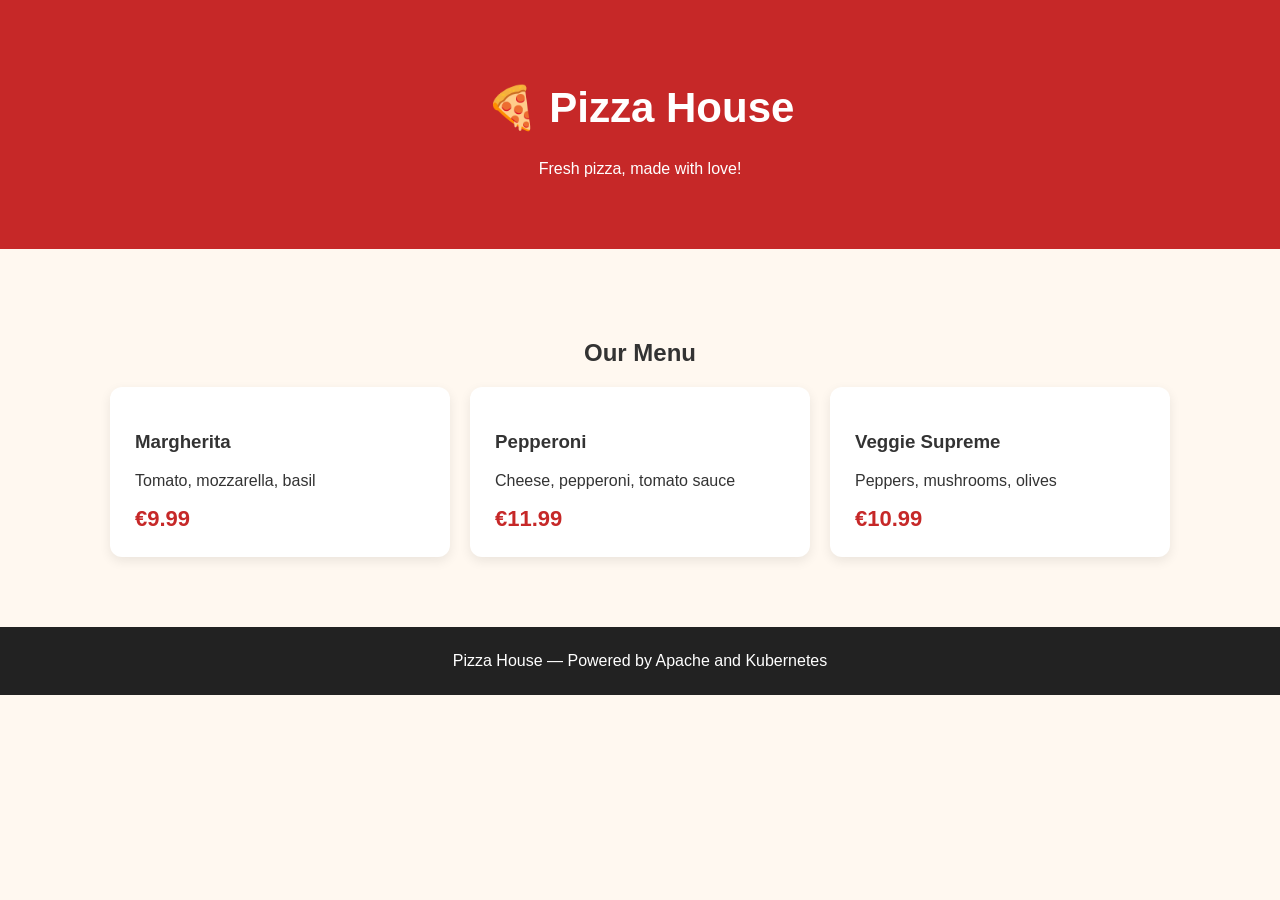
<file: apps/pizza-apache-k8s/app/index.html>
<!DOCTYPE html>
<html lang="en">
<head>
    <meta charset="UTF-8">
    <meta name="viewport" content="width=device-width, initial-scale=1.0">
    <title>Pizza House</title>
    <link rel="stylesheet" href="styles.css">
</head>
<body>
    <header>
        <h1>🍕 Pizza House</h1>
        <p>Fresh pizza, made with love!</p>
    </header>

    <main>
        <h2>Our Menu</h2>
        <div class="menu">
            <article>
                <h3>Margherita</h3>
                <p>Tomato, mozzarella, basil</p>
                <strong>€9.99</strong>
            </article>
            <article>
                <h3>Pepperoni</h3>
                <p>Cheese, pepperoni, tomato sauce</p>
                <strong>€11.99</strong>
            </article>
            <article>
                <h3>Veggie Supreme</h3>
                <p>Peppers, mushrooms, olives</p>
                <strong>€10.99</strong>
            </article>
        </div>
    </main>

    <footer>Pizza House — Powered by Apache and Kubernetes</footer>
</body>
</html>
</file>
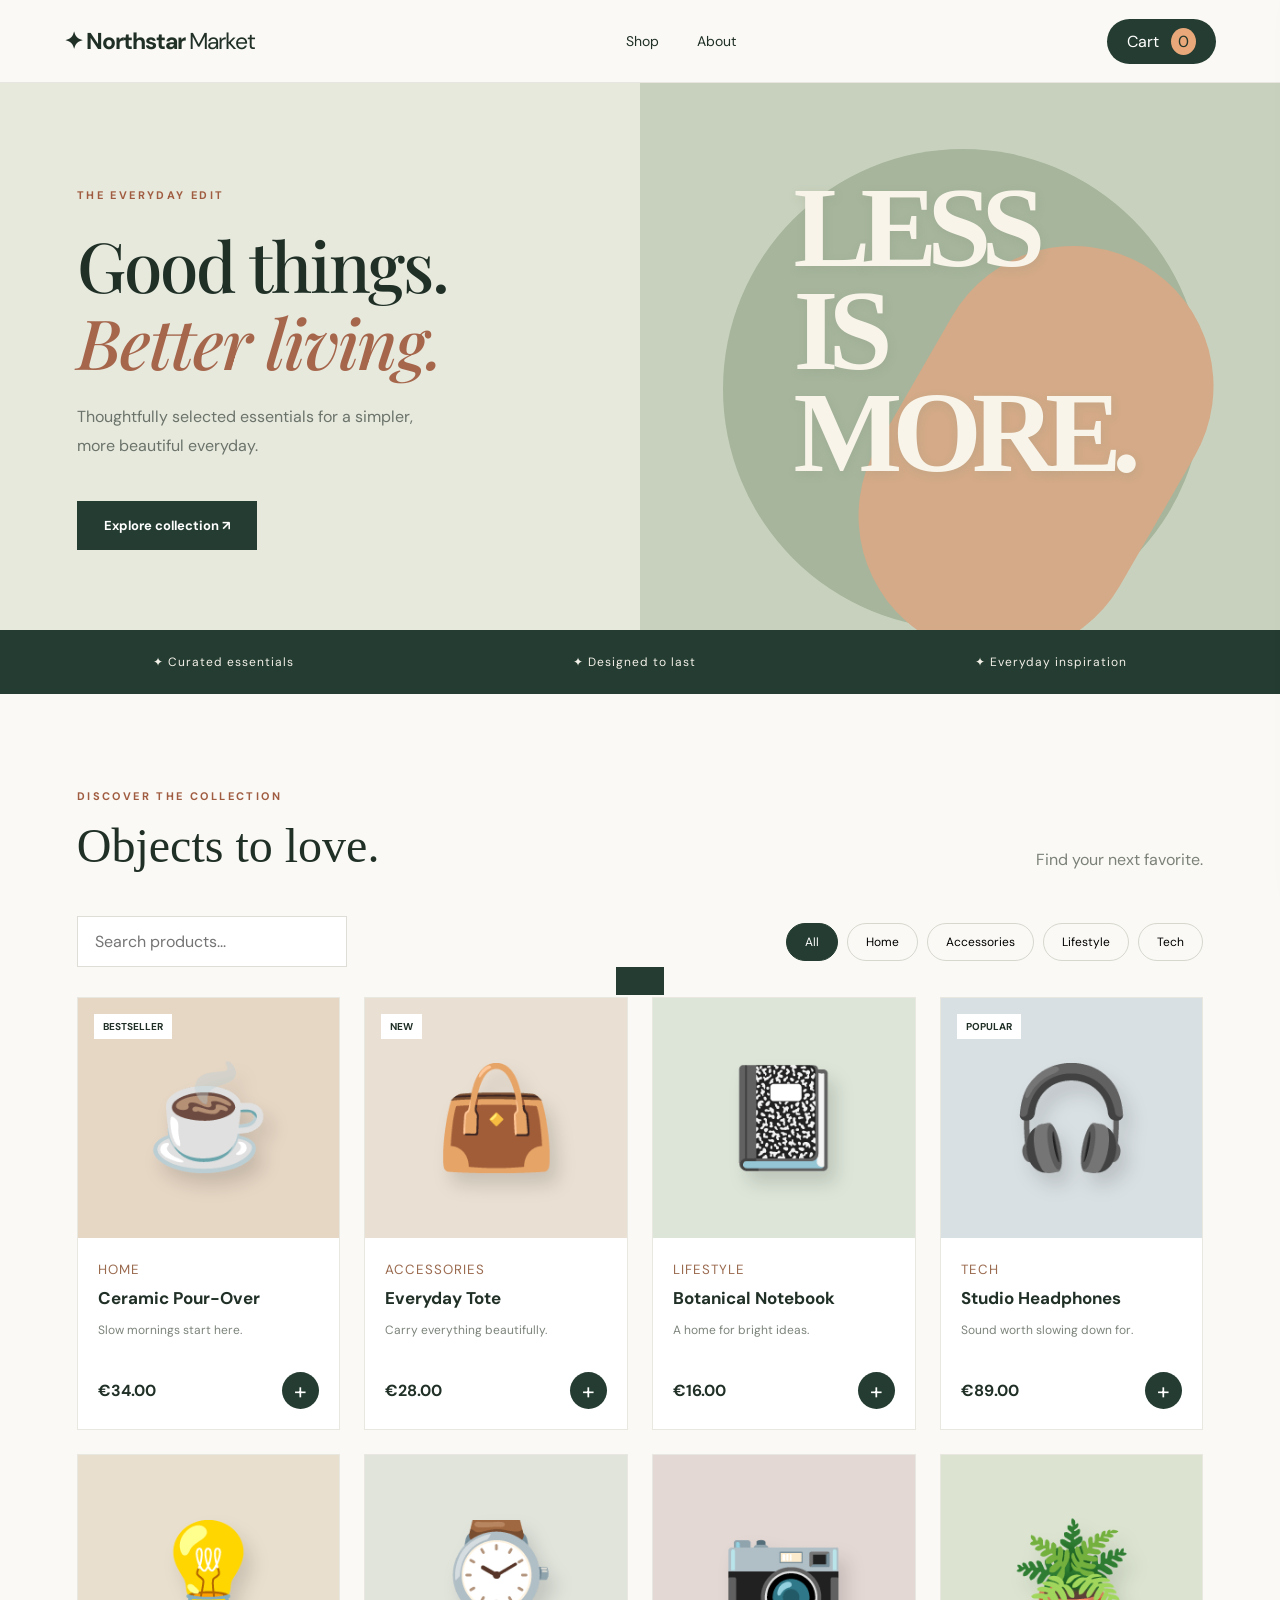
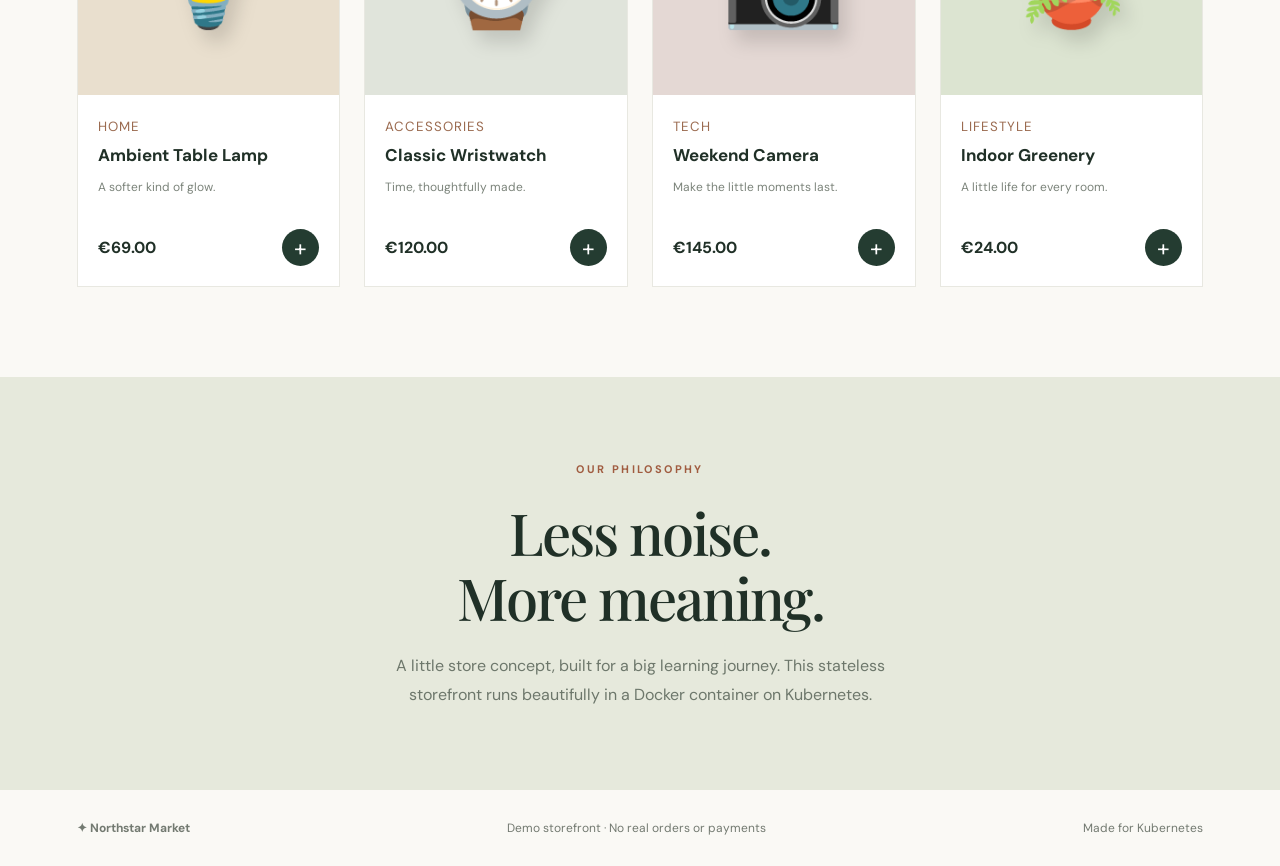
<file: apps/stateless-ecommerce/app/index.html>
<!doctype html><html lang="en"><head><meta charset="UTF-8"><meta name="viewport" content="width=device-width,initial-scale=1"><title>Northstar Market</title><link rel="stylesheet" href="styles.css"></head><body><header><a class="logo" href="#">✦ Northstar <span>Market</span></a><nav><a href="#products">Shop</a><a href="#about">About</a></nav><button id="cartToggle" class="cart-btn">Cart <span id="cartCount">0</span></button></header><main><section class="hero"><div><span class="eyebrow">THE EVERYDAY EDIT</span><h1>Good things.<br><em>Better living.</em></h1><p>Thoughtfully selected essentials for a simpler, more beautiful everyday.</p><a class="cta" href="#products">Explore collection ↗</a></div><div class="hero-art"><div class="shape s1"></div><div class="shape s2"></div><div class="hero-word">LESS<br>IS<br>MORE.</div></div></section><section class="benefits"><span>✦ Curated essentials</span><span>✦ Designed to last</span><span>✦ Everyday inspiration</span></section><section id="products" class="catalog"><div class="section-heading"><div><span class="eyebrow">DISCOVER THE COLLECTION</span><h2>Objects to love.</h2></div><p>Find your next favorite.</p></div><div class="toolbar"><input id="search" placeholder="Search products..." aria-label="Search products"><div id="filters" class="filters"></div></div><div id="grid" class="grid"></div></section><section id="about" class="about"><span class="eyebrow">OUR PHILOSOPHY</span><h2>Less noise.<br>More meaning.</h2><p>A little store concept, built for a big learning journey. This stateless storefront runs beautifully in a Docker container on Kubernetes.</p></section></main><footer><strong>✦ Northstar Market</strong><span>Demo storefront · No real orders or payments</span><span>Made for Kubernetes</span></footer><div id="overlay" class="overlay" hidden></div><aside id="drawer" class="drawer" aria-label="Shopping cart" aria-hidden="true"><div class="drawer-head"><h2>Your bag <span id="drawerCount">(0)</span></h2><button id="closeCart" aria-label="Close cart">✕</button></div><div id="cartItems" class="cart-items"></div><div class="drawer-bottom"><div class="total"><span>Subtotal</span><strong id="subtotal">€0.00</strong></div><p>Demo checkout only. No payment or order is processed.</p><button id="checkout" class="checkout">Demo checkout →</button><button id="clearCart" class="clear">Clear bag</button></div></aside><div id="toast" class="toast" role="status"></div><script src="app.js"></script></body></html>
</file>
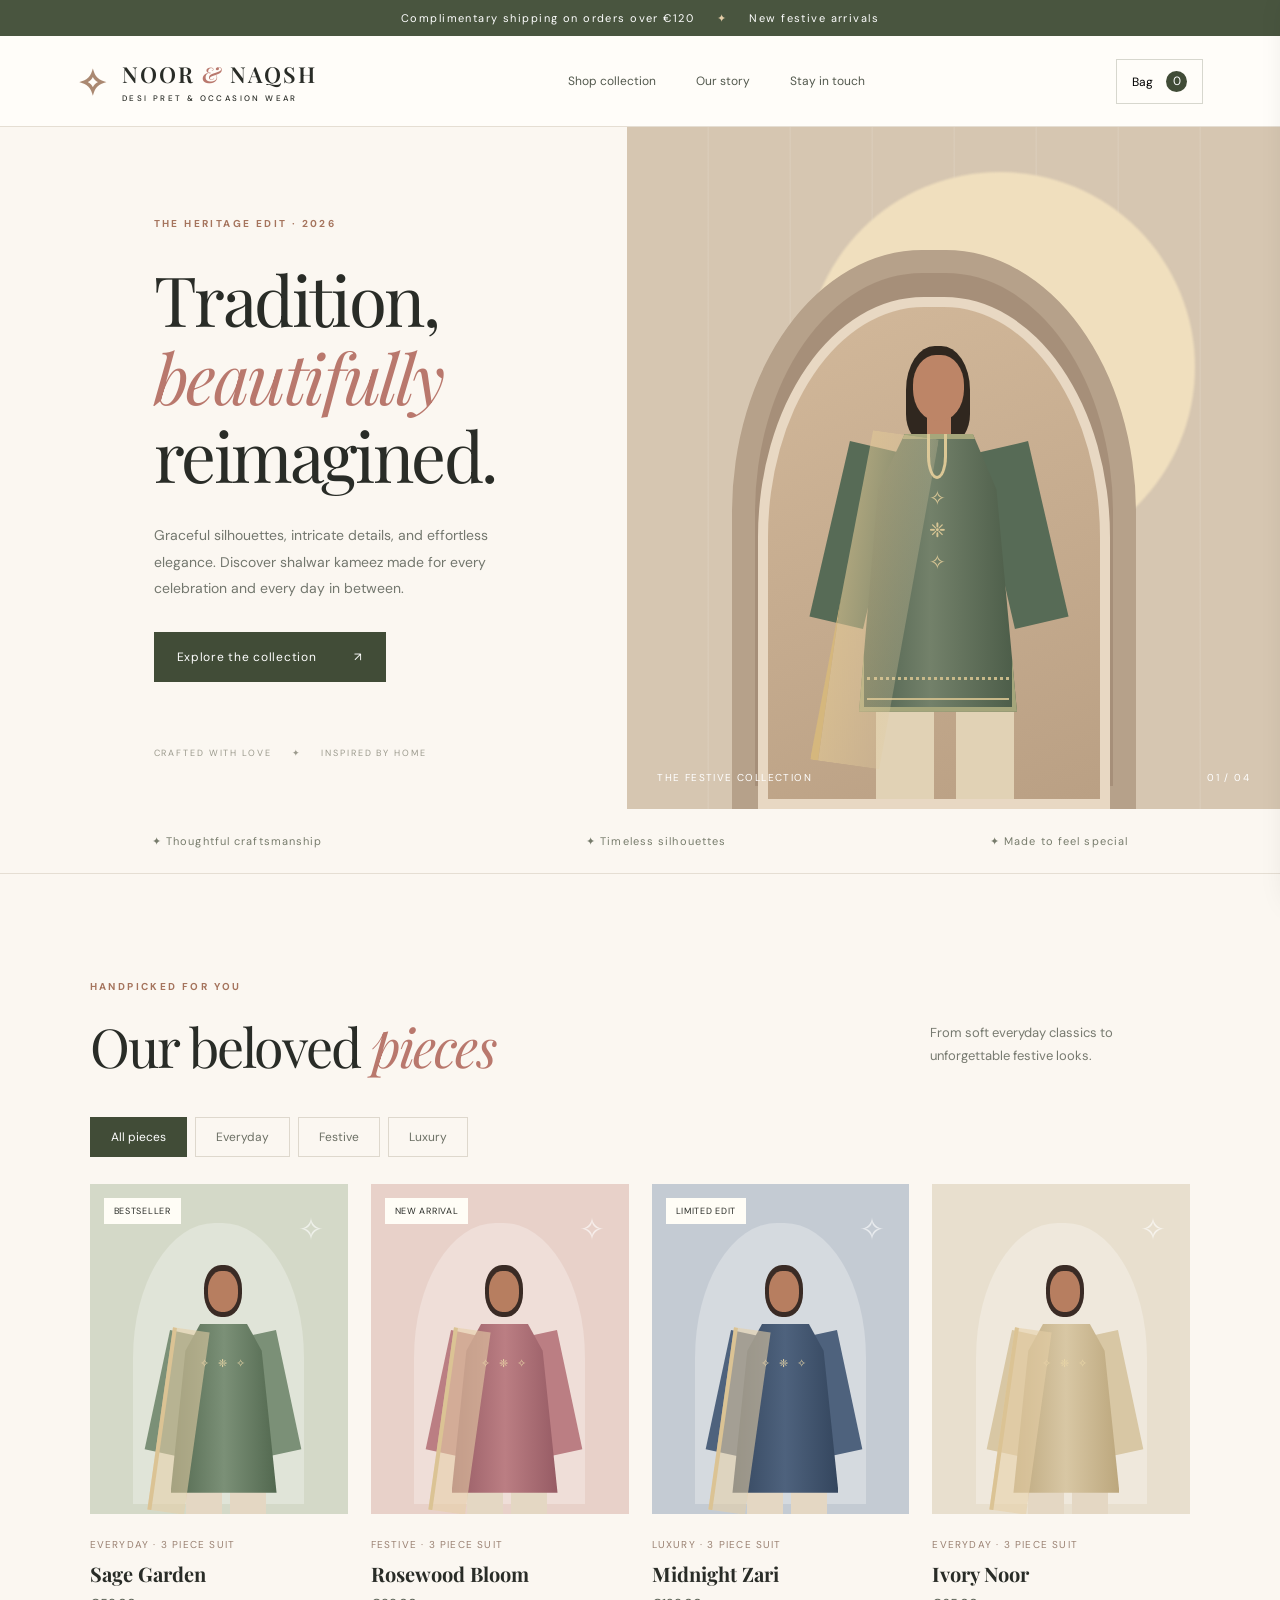
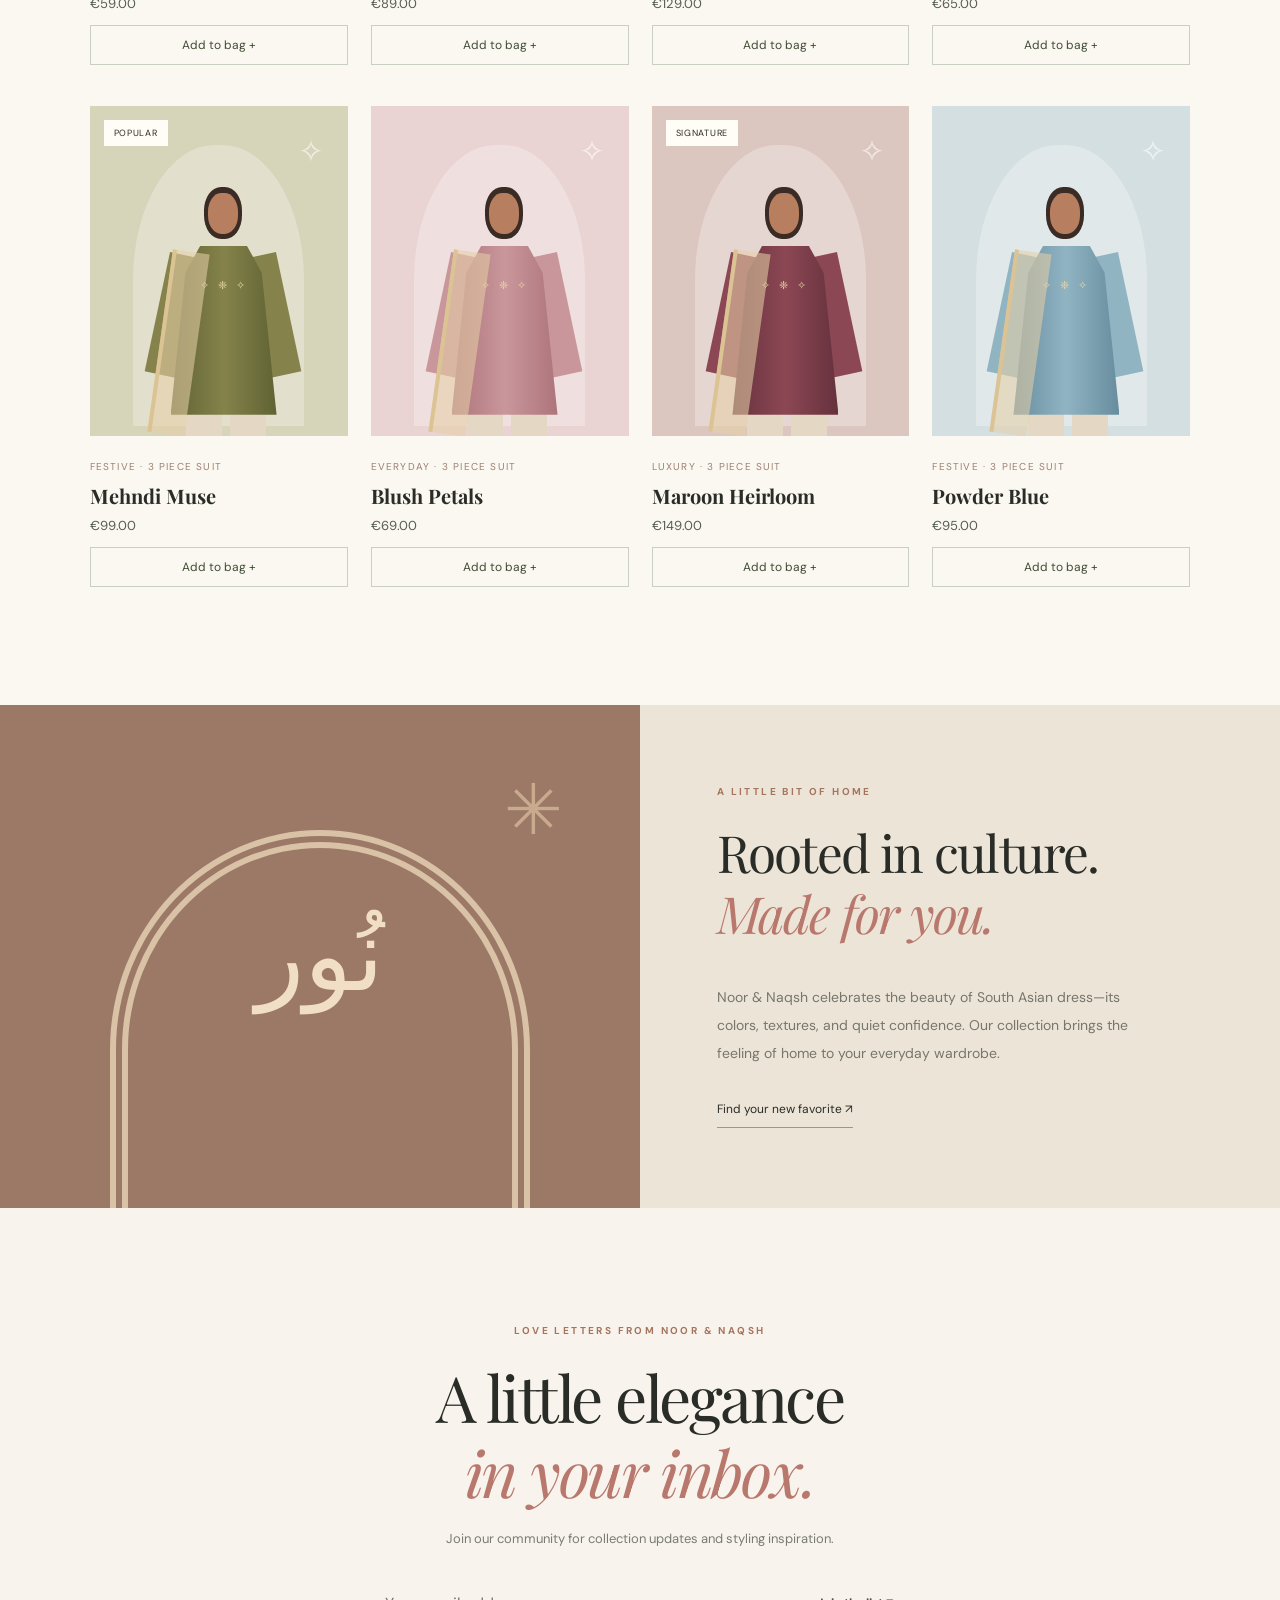
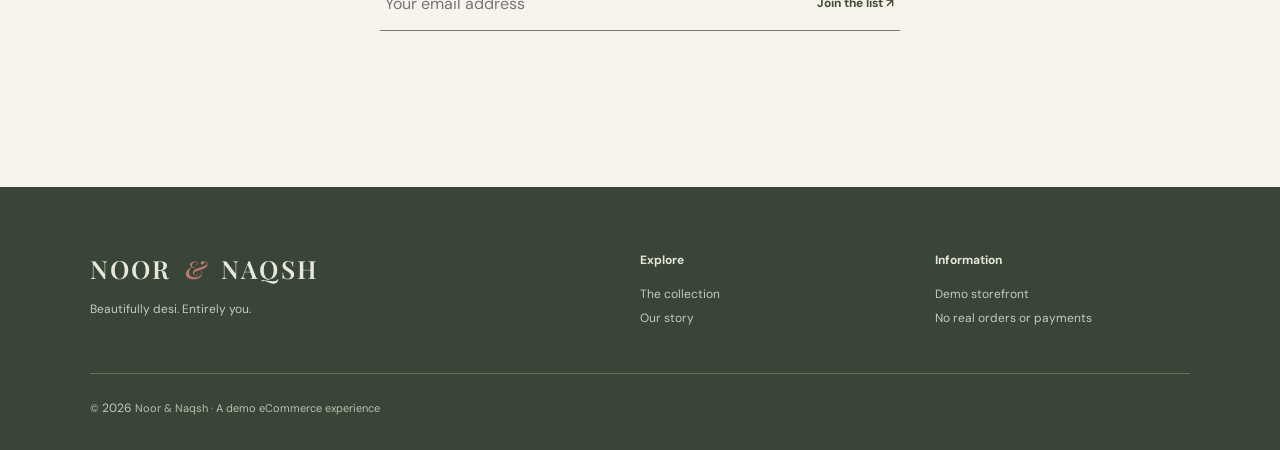
<file: apps/desi-boutique-apache-k8s/desi-boutique/app/index.html>
<!DOCTYPE html>
<html lang="en"><head><meta charset="UTF-8"><meta name="viewport" content="width=device-width, initial-scale=1"><meta name="theme-color" content="#fbf7f1"><meta name="description" content="Noor & Naqsh — timeless Pakistani women's shalwar kameez and festive pret."><title>Noor & Naqsh | Desi Pret</title><link rel="stylesheet" href="styles.css"></head>
<body>
<div class="announcement">Complimentary shipping on orders over €120 <span>✦</span> New festive arrivals</div>
<header class="site-header"><a class="brand" href="#home" aria-label="Noor and Naqsh home"><span class="brand-mark">✧</span><span>NOOR <em>&</em> NAQSH<small>DESI PRET & OCCASION WEAR</small></span></a><nav aria-label="Main navigation"><a href="#collection">Shop collection</a><a href="#story">Our story</a><a href="#newsletter">Stay in touch</a></nav><button id="cart-button" class="cart-trigger" aria-label="Open shopping bag">Bag <span id="cart-count">0</span></button></header>
<main id="home"><section class="hero"><div class="hero-copy"><span class="eyebrow">THE HERITAGE EDIT · 2026</span><h1>Tradition,<br><em>beautifully</em><br>reimagined.</h1><p>Graceful silhouettes, intricate details, and effortless elegance. Discover shalwar kameez made for every celebration and every day in between.</p><a class="primary-button" href="#collection">Explore the collection <span>↗</span></a><div class="hero-foot">CRAFTED WITH LOVE <span>✦</span> INSPIRED BY HOME</div></div><div class="hero-art" role="img" aria-label="Illustrated elegant Pakistani shalwar kameez outfits"><div class="sun"></div><div class="arch arch-back"></div><div class="arch arch-front"><div class="outfit"><div class="head"></div><div class="hair"></div><div class="neck"></div><div class="sleeve left"></div><div class="sleeve right"></div><div class="kameez"><div class="neckline"></div><div class="embroidery">✧<br>❈<br>✧</div></div><div class="pants left"></div><div class="pants right"></div><div class="dupatta"></div></div></div><div class="art-caption">THE FESTIVE COLLECTION <span>01 / 04</span></div></div></section>
<section class="values"><span>✦ Thoughtful craftsmanship</span><span>✦ Timeless silhouettes</span><span>✦ Made to feel special</span></section>
<section id="collection" class="collection"><div class="section-head"><div><span class="eyebrow">HANDPICKED FOR YOU</span><h2>Our beloved <em>pieces</em></h2></div><p>From soft everyday classics to unforgettable festive looks.</p></div><div class="filters" role="group" aria-label="Filter products"><button class="filter active" data-filter="all">All pieces</button><button class="filter" data-filter="Everyday">Everyday</button><button class="filter" data-filter="Festive">Festive</button><button class="filter" data-filter="Luxury">Luxury</button></div><div id="product-grid" class="product-grid"></div></section>
<section id="story" class="story"><div class="story-art"><span>نُور</span><div class="story-ornament">✳</div></div><div class="story-copy"><span class="eyebrow">A LITTLE BIT OF HOME</span><h2>Rooted in culture.<br><em>Made for you.</em></h2><p>Noor & Naqsh celebrates the beauty of South Asian dress—its colors, textures, and quiet confidence. Our collection brings the feeling of home to your everyday wardrobe.</p><a href="#collection" class="text-link">Find your new favorite ↗</a></div></section>
<section id="newsletter" class="newsletter"><span class="eyebrow">LOVE LETTERS FROM NOOR & NAQSH</span><h2>A little elegance<br><em>in your inbox.</em></h2><p>Join our community for collection updates and styling inspiration.</p><form id="newsletter-form"><label class="sr-only" for="email">Email address</label><input id="email" type="email" placeholder="Your email address" required><button type="submit">Join the list ↗</button></form><p id="newsletter-message" class="form-message" role="status"></p></section></main>
<footer><div><a class="brand footer-brand" href="#home">NOOR <em>&</em> NAQSH</a><p>Beautifully desi. Entirely you.</p></div><div><strong>Explore</strong><a href="#collection">The collection</a><a href="#story">Our story</a></div><div><strong>Information</strong><span>Demo storefront</span><span>No real orders or payments</span></div><div class="copyright">© <span id="year"></span> Noor & Naqsh · A demo eCommerce experience</div></footer>
<div id="overlay" class="overlay" hidden></div><aside id="cart-drawer" class="cart-drawer" role="dialog" aria-modal="true" aria-labelledby="cart-title" aria-hidden="true"><div class="drawer-head"><h2 id="cart-title">Your shopping bag</h2><button id="cart-close" aria-label="Close shopping bag">✕</button></div><div id="cart-items" class="cart-items"></div><div class="drawer-footer"><div class="subtotal"><span>Subtotal</span><strong id="cart-total">€0.00</strong></div><p>Shipping calculated at checkout. Demo only.</p><button id="checkout-button" class="primary-button checkout">Demo checkout ↗</button><p id="checkout-message" role="status"></p></div></aside>
<script src="app.js" defer></script></body></html>
</file>
<file: apps/pizza-apache-k8s/app/styles.css>
* {
    box-sizing: border-box;
}

body {
    margin: 0;
    font-family: Arial, sans-serif;
    background: #fff8f0;
    color: #333;
}

header {
    background: #c62828;
    color: white;
    text-align: center;
    padding: 55px 20px;
}

header h1 {
    font-size: 42px;
}

main {
    max-width: 1100px;
    margin: 50px auto;
    padding: 20px;
}

h2 {
    text-align: center;
}

.menu {
    display: grid;
    grid-template-columns: repeat(auto-fit, minmax(220px, 1fr));
    gap: 20px;
}

article {
    background: white;
    padding: 25px;
    border-radius: 12px;
    box-shadow: 0 4px 12px #00000015;
}

strong {
    color: #c62828;
    font-size: 22px;
}

footer {
    text-align: center;
    padding: 25px;
    background: #222;
    color: white;
}
</file>
<file: apps/stateless-ecommerce/app/styles.css>
@import url('https://fonts.googleapis.com/css2?family=DM+Sans:wght@400;500;600;700&family=Playfair+Display:ital,wght@0,500;0,600;1,500&display=swap');:root{font-family:'DM Sans',Arial,sans-serif;color:#203027;background:#faf9f5}*{box-sizing:border-box}body{margin:0}button,input{font:inherit}button{cursor:pointer}a{text-decoration:none;color:inherit}header{height:83px;display:flex;align-items:center;justify-content:space-between;padding:0 max(5%,calc((100vw - 1260px)/2));border-bottom:1px solid #e7e6df;background:#faf9f5;position:sticky;top:0;z-index:5}.logo{font-weight:700;font-size:23px;letter-spacing:-1px}.logo span{font-weight:400}nav{display:flex;gap:38px;font-size:14px}nav a:hover{color:#bd704f}.cart-btn{background:#243c31;color:white;border:0;padding:12px 20px;border-radius:30px}.cart-btn span{background:#e9a879;color:#21372b;border-radius:50%;padding:3px 7px;margin-left:8px}main{max-width:1440px;margin:auto}.hero{min-height:545px;background:#e7e9dd;display:grid;grid-template-columns:1fr 1fr;overflow:hidden}.hero>div:first-child{padding:100px 9% 80px 12%;position:relative;z-index:1}.eyebrow{font-size:11px;font-weight:700;letter-spacing:2.4px;color:#a05c40}.hero h1,.about h2{font-family:'Playfair Display',Georgia,serif;font-size:clamp(48px,5.4vw,82px);font-weight:500;line-height:1.12;letter-spacing:-2px;margin:22px 0}.hero h1 em{color:#a5664c}.hero p{max-width:360px;color:#6b736a;line-height:1.8}.cta{display:inline-block;margin-top:25px;padding:16px 27px;background:#243c31;color:#fff;font-size:13px;font-weight:700}.hero-art{background:#c8d1bd;position:relative;overflow:hidden;min-height:420px}.shape{position:absolute;border-radius:50%}.s1{width:480px;height:480px;background:#a6b59c;left:13%;top:12%}.s2{width:280px;height:430px;background:#d4aa88;transform:rotate(30deg);left:40%;top:28%;border-radius:150px}.hero-word{position:absolute;left:24%;top:17%;font-family:Georgia,serif;font-size:clamp(75px,9vw,150px);font-weight:bold;line-height:.89;letter-spacing:-10px;color:#f8f4e9;text-shadow:1px 3px 10px #82907833}.benefits{display:flex;justify-content:space-around;gap:20px;padding:24px;background:#243c31;color:#f3f0e8;font-size:12px;letter-spacing:1px}.catalog{padding:90px 6%}.section-heading{display:flex;align-items:end;justify-content:space-between}.section-heading h2{font-family:Georgia,serif;font-size:48px;font-weight:400;margin:13px 0}.section-heading p{color:#7b8178}.toolbar{display:flex;justify-content:space-between;gap:20px;align-items:center;margin:30px 0}.toolbar input{background:white;border:1px solid #deded7;padding:14px 17px;min-width:270px;outline-color:#536d56}.filters{display:flex;gap:9px;flex-wrap:wrap}.filter{border:1px solid #d6d8ce;background:transparent;border-radius:30px;padding:10px 18px;font-size:12px}.filter.active{background:#243c31;color:white;border-color:#243c31}.grid{display:grid;grid-template-columns:repeat(4,minmax(0,1fr));gap:24px}.product{background:white;border:1px solid #e8e8e1}.product-visual{height:240px;display:flex;align-items:center;justify-content:center;position:relative;overflow:hidden}.product-visual .emoji{font-size:100px;filter:drop-shadow(8px 12px 9px #0002);transition:transform .25s}.product:hover .emoji{transform:scale(1.13) rotate(-5deg)}.tag{position:absolute;top:16px;left:16px;background:#fff;padding:6px 9px;font-size:10px;font-weight:700}.product-info{padding:20px}.product-info small{color:#9b6b50;letter-spacing:1px;text-transform:uppercase}.product-info h3{font-size:17px;margin:8px 0 5px}.product-info p{font-size:12px;color:#7c847b;line-height:1.5;min-height:36px}.product-bottom{display:flex;justify-content:space-between;align-items:center;margin-top:15px}.add{border:0;background:#243c31;color:#fff;width:37px;height:37px;border-radius:50%;font-size:23px}.empty{grid-column:1/-1;text-align:center;padding:60px;color:#666}.about{background:#e6e9dc;text-align:center;padding:80px 20px}.about h2{font-size:58px}.about p{max-width:520px;line-height:1.8;margin:auto;color:#6d776b}footer{padding:30px 6%;display:flex;justify-content:space-between;gap:15px;font-size:12px;color:#737a71}.overlay{position:fixed;inset:0;background:#0006;z-index:8}.overlay[hidden]{display:none}.drawer{position:fixed;right:0;top:0;bottom:0;width:min(440px,100%);background:#faf9f5;z-index:9;transform:translateX(110%);transition:transform .25s;display:flex;flex-direction:column;box-shadow:-10px 0 40px #0002}.drawer.open{transform:translateX(0)}.drawer-head{display:flex;justify-content:space-between;align-items:center;padding:25px;border-bottom:1px solid #ddd}.drawer-head h2{font-family:Georgia,serif;font-weight:400}.drawer-head button{border:0;background:none;font-size:20px}.cart-items{overflow:auto;flex:1;padding:20px}.cart-line{display:flex;gap:15px;align-items:center;border-bottom:1px solid #e4e4de;padding:15px 0}.cart-emoji{width:80px;height:80px;display:grid;place-items:center;font-size:40px}.cart-details{flex:1}.cart-details h4{margin:0 0 6px}.cart-details p{font-size:13px;color:#666}.qty{display:flex;align-items:center;gap:14px}.qty button{border:1px solid #ccc;background:white;width:26px;height:26px}.drawer-bottom{border-top:1px solid #ddd;padding:25px}.total{display:flex;justify-content:space-between;font-size:20px}.drawer-bottom p{font-size:11px;color:#777}.checkout{width:100%;border:0;background:#243c31;color:white;padding:17px;margin-top:10px}.clear{border:0;background:none;width:100%;margin-top:12px;text-decoration:underline;color:#666}.toast{position:fixed;bottom:25px;left:50%;transform:translate(-50%,120px);background:#243c31;color:white;padding:14px 24px;z-index:11;transition:transform .2s;font-size:13px}.toast.show{transform:translate(-50%,0)}@media(max-width:950px){.grid{grid-template-columns:repeat(2,1fr)}.toolbar{align-items:flex-start;flex-direction:column}.hero>div:first-child{padding:70px 8%}}@media(max-width:600px){header{padding:0 5%;height:70px}nav{display:none}.hero{grid-template-columns:1fr}.hero-art{min-height:250px}.hero>div:first-child{padding:55px 7%}.hero h1{font-size:52px}.hero-word{font-size:95px;top:8%;left:30%}.s1{width:340px;height:340px}.s2{height:300px;width:170px}.benefits{flex-wrap:wrap;font-size:10px}.catalog{padding:55px 5%}.grid{gap:12px}.product-visual{height:170px}.product-visual .emoji{font-size:72px}.product-info{padding:12px}.product-info h3{font-size:14px}.section-heading h2{font-size:36px}.section-heading p{display:none}.filters{gap:5px}.filter{padding:8px 12px}.toolbar input{width:100%}footer{flex-direction:column}}
</file>
<file: apps/desi-boutique-apache-k8s/desi-boutique/app/styles.css>
@import url('https://fonts.googleapis.com/css2?family=DM+Sans:wght@400;500;600;700&family=Playfair+Display:ital,wght@0,400;0,500;0,600;1,400;1,500&display=swap');
:root{--cream:#fbf7f1;--ink:#292c27;--olive:#5e6b4c;--dark:#414c37;--rose:#b9786d;--muted:#777a70;--line:#e5ded3}*{box-sizing:border-box}html{scroll-behavior:smooth}body{margin:0;background:var(--cream);color:var(--ink);font-family:'DM Sans',sans-serif}button,input{font:inherit}button{cursor:pointer}a{color:inherit;text-decoration:none}.announcement{background:#49553f;color:#fff;text-align:center;font-size:11px;letter-spacing:.13em;padding:11px}.announcement span{margin:0 18px;color:#e4cda7}.site-header{height:91px;padding:0 clamp(22px,6vw,104px);display:flex;align-items:center;justify-content:space-between;border-bottom:1px solid var(--line);background:#fffdf9}.brand{display:flex;align-items:center;gap:13px;font-family:'Playfair Display',serif;font-size:22px;letter-spacing:.09em;font-weight:600;white-space:nowrap}.brand em{font-style:italic;color:var(--rose)}.brand small{display:block;font:500 8px 'DM Sans',sans-serif;letter-spacing:.3em;margin-top:4px}.brand-mark{font-size:36px;color:#aa8871}.site-header nav{display:flex;gap:40px;font-size:12px;color:#52584d}.site-header nav a:hover,.text-link:hover{color:var(--rose)}.cart-trigger{border:1px solid #d7d7ce;background:transparent;border-radius:0;padding:11px 15px;font-size:12px}.cart-trigger span{background:var(--dark);color:white;border-radius:50%;display:inline-flex;width:21px;height:21px;align-items:center;justify-content:center;margin-left:10px}.hero{display:grid;grid-template-columns:49% 51%;min-height:640px}.hero-copy{padding:clamp(55px,7vw,115px) 7vw 50px 12vw;display:flex;flex-direction:column;align-items:flex-start}.eyebrow{font-size:10px;letter-spacing:.24em;font-weight:700;color:#a5745d}.hero h1,.section-head h2,.story h2,.newsletter h2{font-family:'Playfair Display',serif;font-weight:400;letter-spacing:-.035em}.hero h1{font-size:clamp(52px,5.4vw,91px);line-height:1.13;margin:29px 0}.hero h1 em,.section-head h2 em,.story h2 em,.newsletter h2 em{font-weight:400;color:var(--rose)}.hero-copy>p{max-width:405px;font-size:14px;line-height:1.9;color:#73776e;margin:0 0 30px}.primary-button{background:var(--dark);color:#fff;padding:17px 23px;display:inline-flex;gap:38px;justify-content:space-between;border:0;font-size:12px;letter-spacing:.06em}.primary-button:hover{background:#293321}.hero-foot{margin-top:auto;padding-top:65px;font-size:9px;letter-spacing:.21em;color:#9b9a8d}.hero-foot span{margin:0 16px}.hero-art{position:relative;overflow:hidden;background:#d6c6b1;min-height:620px;display:flex;justify-content:center;align-items:flex-end}.hero-art:before{content:'';position:absolute;inset:0;background:repeating-linear-gradient(90deg,transparent 0,transparent 80px,#ffffff17 81px,#ffffff17 82px)}.sun{position:absolute;width:390px;height:390px;background:#f0dfbe;border-radius:50%;top:45px;right:13%;filter:blur(1px)}.arch{position:absolute;border-radius:47% 47% 0 0}.arch-back{height:82%;width:62%;bottom:0;left:16%;border:23px solid #b6a18a;background:#a68f79}.arch-front{height:75%;width:54%;bottom:0;left:20%;background:linear-gradient(160deg,#d2b89a,#baa084);border:10px solid #e8d8c3;overflow:hidden}.outfit{position:absolute;width:240px;height:470px;left:50%;bottom:-10px;transform:translateX(-50%)}.head{position:absolute;top:16px;left:99px;width:51px;height:66px;border-radius:45% 45% 48% 48%;background:#bd8567;z-index:4}.hair{position:absolute;top:7px;left:92px;width:64px;height:97px;border-radius:45% 45% 30% 30%;background:#30271f;z-index:3}.neck{position:absolute;top:70px;left:113px;width:24px;height:38px;background:#bd8567;z-index:3}.kameez{position:absolute;top:95px;left:45px;width:158px;height:278px;background:linear-gradient(90deg,#4b5e4c,#73816a 45%,#4b5c48);clip-path:polygon(29% 0,72% 0,87% 20%,100% 100%,0 100%,12% 20%);z-index:5;box-shadow:inset 0 0 0 5px #a5a67b}.kameez:after{content:'';position:absolute;bottom:12px;left:5%;width:90%;height:18px;border-top:3px dotted #c8b98a;border-bottom:2px solid #c8b98a}.neckline{position:absolute;top:0;left:43%;width:20px;height:45px;border:3px solid #dbc795;border-top:0;border-radius:0 0 50% 50%}.embroidery{position:absolute;top:48px;left:70px;color:#d9c695;font-size:20px;line-height:1.6;text-align:center}.sleeve{position:absolute;top:106px;width:55px;height:180px;background:#576b56;z-index:4}.sleeve.left{left:15px;transform:rotate(13deg)}.sleeve.right{right:5px;transform:rotate(-13deg)}.pants{position:absolute;top:357px;width:58px;height:114px;background:#e1d2b5;z-index:2}.pants.left{left:62px}.pants.right{right:40px}.dupatta{position:absolute;top:93px;left:19px;width:83px;height:335px;border-left:8px solid #d5b77d;background:linear-gradient(90deg,#e1c8959e,#dfcda63d);transform:rotate(8deg);z-index:6;clip-path:polygon(20% 0,100% 0,84% 100%,0 100%)}.art-caption{position:absolute;bottom:25px;left:30px;right:30px;display:flex;justify-content:space-between;font-size:10px;letter-spacing:.14em;color:#fff;z-index:9}.values{display:flex;justify-content:space-around;gap:20px;padding:25px 30px;border-bottom:1px solid var(--line);font-size:11px;letter-spacing:.1em;color:#777c6c}.collection{padding:100px clamp(22px,7vw,120px)}.section-head{display:flex;justify-content:space-between;align-items:end;gap:30px}.section-head h2{font-size:clamp(39px,4.2vw,65px);margin:15px 0 0}.section-head p{max-width:260px;font-size:13px;line-height:1.8;color:var(--muted)}.filters{display:flex;gap:8px;margin:36px 0 27px;flex-wrap:wrap}.filter{border:1px solid #ded8cd;background:transparent;color:#6c7065;padding:11px 20px;font-size:12px}.filter.active,.filter:hover{background:var(--dark);color:#fff;border-color:var(--dark)}.product-grid{display:grid;grid-template-columns:repeat(4,minmax(0,1fr));gap:23px}.product-card{min-width:0}.product-visual{height:330px;position:relative;overflow:hidden;background:var(--tone);display:flex;justify-content:center;align-items:flex-end}.product-visual:before{content:'';position:absolute;top:12%;left:17%;width:66%;height:85%;border-radius:48% 48% 0 0;background:#ffffff47}.product-visual:after{content:'✧';position:absolute;top:25px;right:24px;font-size:31px;color:#ffffff99}.mini-outfit{position:relative;width:140px;height:260px;margin-bottom:-15px}.mini-head{position:absolute;top:2px;left:59px;width:30px;height:41px;border-radius:45%;background:#b77e60;z-index:3}.mini-hair{position:absolute;top:-4px;left:55px;width:38px;height:52px;background:#3a2b25;border-radius:45%;z-index:2}.mini-kameez{position:absolute;top:55px;left:22px;width:106px;height:169px;background:linear-gradient(90deg,var(--dress-dark),var(--dress),var(--dress-dark));clip-path:polygon(28% 0,72% 0,86% 16%,100% 100%,0 100%,14% 16%);z-index:4}.mini-kameez:after{content:'✧  ❈  ✧';position:absolute;top:32px;left:0;right:0;text-align:center;font-size:11px;color:#ead7a7;letter-spacing:3px}.mini-arm{position:absolute;top:63px;width:32px;height:122px;background:var(--dress);z-index:3}.mini-arm.left{left:8px;transform:rotate(12deg)}.mini-arm.right{right:0;transform:rotate(-12deg)}.mini-pants{position:absolute;top:210px;width:36px;height:65px;background:#e4d7c3}.mini-pants.left{left:37px}.mini-pants.right{right:23px}.mini-dupatta{position:absolute;top:60px;left:11px;width:37px;height:184px;background:#e6cfa790;border-left:4px solid #dbc394;transform:rotate(8deg);z-index:5}.product-tag{position:absolute;top:14px;left:14px;background:#fffdf6;padding:7px 10px;font-size:9px;letter-spacing:.08em}.product-meta{padding:18px 0}.product-category{font-size:10px;letter-spacing:.12em;color:#9a8172}.product-name{font-family:'Playfair Display',serif;font-size:20px;margin:7px 0 5px}.product-price{font-size:13px;color:#555d50}.add-button{width:100%;border:1px solid #c9cfc1;background:transparent;color:var(--dark);padding:11px;font-size:12px;margin-top:12px}.add-button:hover{background:var(--dark);color:white}.story{display:grid;grid-template-columns:1fr 1fr;min-height:450px;background:#ece4d7}.story-art{display:flex;align-items:center;justify-content:center;background:#9b7966;position:relative;overflow:hidden}.story-art:before{content:'';width:60%;height:80%;border:18px double #d9c2a6;border-radius:50% 50% 0 0;position:absolute;bottom:-12%}.story-art>span{font-size:100px;color:#f0dfc5;z-index:1}.story-ornament{position:absolute;right:12%;top:12%;font-size:70px;color:#c8ab8e}.story-copy{padding:80px 12%;display:flex;flex-direction:column;align-items:start;justify-content:center}.story h2{font-size:clamp(38px,4vw,61px);line-height:1.2;margin:24px 0}.story p{font-size:14px;line-height:2;color:#77766c;max-width:440px}.text-link{font-size:12px;border-bottom:1px solid #9b9989;padding:10px 0;margin-top:10px}.newsletter{text-align:center;padding:110px 20px;background:#f8f4ed}.newsletter h2{font-size:clamp(42px,5vw,68px);line-height:1.18;margin:20px 0}.newsletter>p{font-size:13px;color:#787c70}.newsletter form{max-width:520px;display:flex;margin:30px auto 0;border-bottom:1px solid #747e6b}.newsletter input{flex:1;min-width:0;background:transparent;border:0;padding:16px 5px;outline:none}.newsletter button{border:0;background:transparent;color:var(--dark);font-size:12px;font-weight:700}.form-message{min-height:20px}footer{background:#394536;color:#e7e7dc;padding:65px 7vw 30px;display:grid;grid-template-columns:2fr 1fr 1fr;gap:40px}footer .brand{font-size:25px}footer p,footer span,footer a:not(.brand){color:#c5cbbf;font-size:12px;line-height:2}footer>div:not(:first-child):not(.copyright){display:flex;flex-direction:column}footer strong{font-size:12px;margin-bottom:14px}.copyright{grid-column:1/-1;border-top:1px solid #64705c;padding-top:22px;font-size:11px;color:#b8c0b1}.overlay{position:fixed;inset:0;background:#1b241b88;z-index:20}.cart-drawer{position:fixed;right:0;top:0;bottom:0;width:min(440px,100%);background:#fffdf9;z-index:21;display:flex;flex-direction:column;transform:translateX(105%);transition:transform .25s ease;box-shadow:-10px 0 30px #0002}.cart-drawer.open{transform:translateX(0)}.drawer-head{display:flex;justify-content:space-between;align-items:center;padding:25px;border-bottom:1px solid var(--line)}.drawer-head h2{font:400 27px 'Playfair Display',serif;margin:0}.drawer-head button{border:0;background:none;font-size:20px}.cart-items{flex:1;overflow:auto;padding:22px}.cart-item{display:flex;justify-content:space-between;gap:10px;padding:18px 0;border-bottom:1px solid var(--line);font-size:13px}.cart-item strong{display:block;margin-bottom:8px}.cart-item button{border:0;background:transparent;text-decoration:underline;color:#a06e60;font-size:11px}.empty-cart{color:var(--muted);line-height:1.8;text-align:center;padding:60px 10px}.drawer-footer{border-top:1px solid var(--line);padding:25px}.subtotal{display:flex;justify-content:space-between}.drawer-footer p{font-size:11px;color:var(--muted)}.checkout{width:100%;justify-content:center;margin-top:12px}.sr-only{position:absolute;width:1px;height:1px;padding:0;margin:-1px;overflow:hidden;clip:rect(0,0,0,0);white-space:nowrap;border:0}@media(max-width:1000px){.hero-copy{padding-left:7vw}.product-grid{grid-template-columns:repeat(2,1fr)}.site-header nav{gap:16px}}@media(max-width:700px){.site-header{height:76px;padding:0 18px}.brand{font-size:17px}.brand-mark{font-size:24px}.brand small{font-size:6px}.site-header nav{display:none}.hero{grid-template-columns:1fr}.hero-copy{padding:62px 8vw 35px;min-height:510px}.hero h1{font-size:60px}.hero-art{min-height:480px}.values{flex-direction:column;text-align:center;gap:12px}.collection{padding:65px 20px}.section-head{display:block}.section-head p{max-width:100%}.product-grid{gap:14px}.product-visual{height:250px}.story{grid-template-columns:1fr}.story-art{min-height:300px}.story-copy{padding:65px 8vw}.newsletter{padding:70px 20px}footer{grid-template-columns:1fr 1fr}footer>div:first-child{grid-column:1/-1}}
</file>
